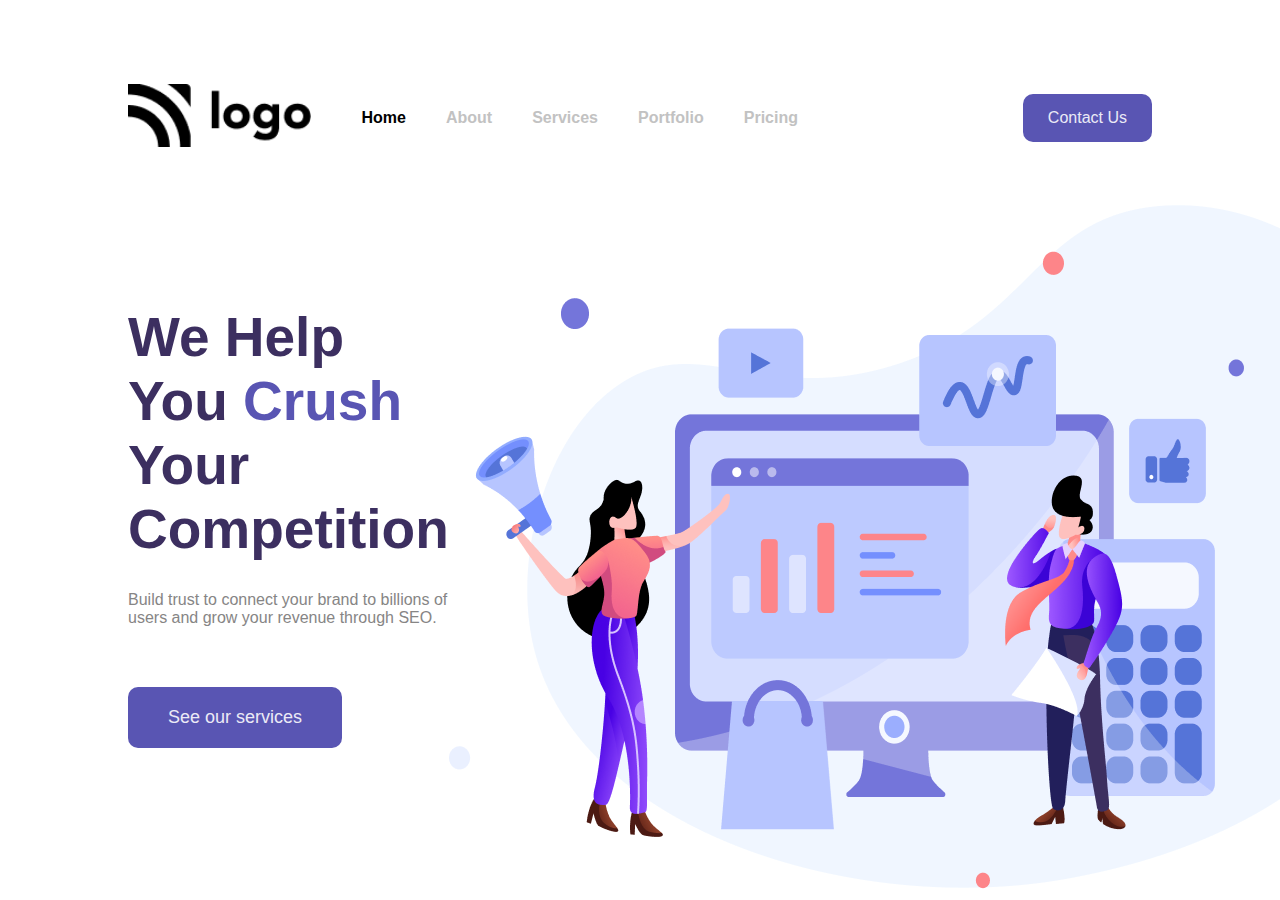
<file: Week 03/Project 01/index.html>
<!DOCTYPE html>
<html lang="en">
  <head>
    <meta charset="UTF-8" />
    <meta http-equiv="X-UA-Compatible" content="IE=edge" />
    <meta name="viewport" content="width=device-width, initial-scale=1.0" />
    <!-- stylesheet -->
    <link rel="stylesheet" href="style.css" />
    <!-- Font -->
    <link rel="preconnect" href="https://fonts.googleapis.com" />
    <link rel="preconnect" href="https://fonts.gstatic.com" crossorigin />
    <link
      href="https://fonts.googleapis.com/css2?family=Poppins:wght@200;300;400;500;600;700;800&display=swap"
      rel="stylesheet"
    />
    <title>SEO Master</title>
  </head>
  <body>
    <div class="container">
      <section aria-label="navbar">
        <nav class="navbar-container">
          <div>
            <img src="./assets/Logo.png" alt="brand-logo" />
          </div>
          <div class="grow-list">
            <ul class="list">
              <li class="list-item">Home</li>
              <li class="list-item">About</li>
              <li class="list-item">Services</li>
              <li class="list-item">Portfolio</li>
              <li class="list-item">Pricing</li>
            </ul>
          </div>
          <div class="button-group">
            <button class="nav-button">Contact Us</button>
          </div>
        </nav>
      </section>
      <!-- Banner -->
      <section aria-label="banner">
        <div class="banner-container">
          <!-- Left text -->
          <div>
            <h1 class="heading-text">
              We Help You <span>Crush</span> Your Competition
            </h1>
            <p class="description">
              Build trust to connect your brand to billions of users and grow your revenue through SEO.
            </p>
            <button class="nav-button btn">See our services</button>
          </div>
          <!-- Right Text -->
          <div>
            <img src="./assets/Header Illustration.png" alt="illustration" />
          </div>
        </div>
      </section>
    </div>
  </body>
</html>
</file>
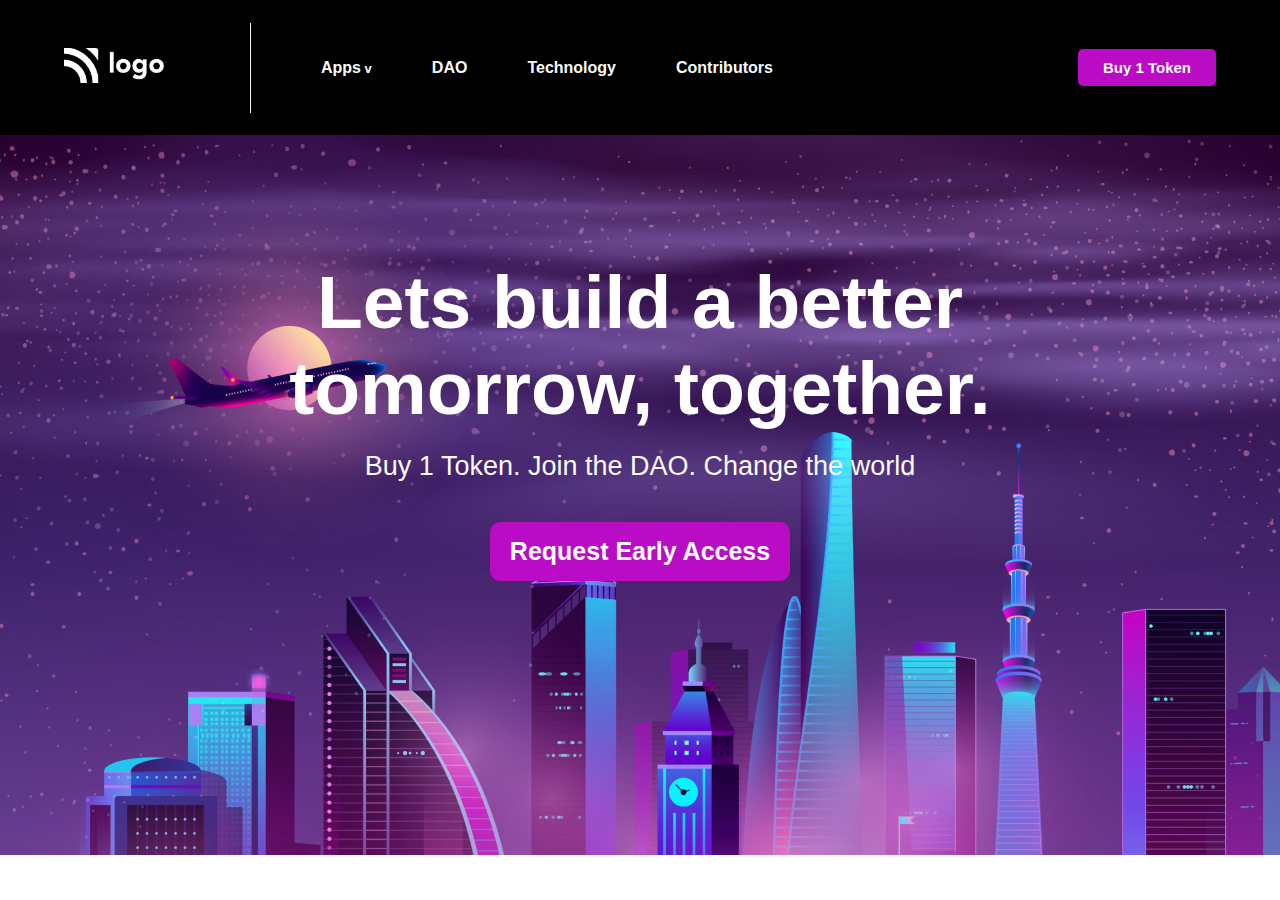
<file: Week 03/Project 02/index.html>
<!DOCTYPE html>
<html lang="en">
  <head>
    <meta charset="UTF-8" />
    <meta http-equiv="X-UA-Compatible" content="IE=edge" />
    <meta name="viewport" content="width=device-width, initial-scale=1.0" />
    <link rel="stylesheet" href="style.css" />
    <link rel="preconnect" href="https://fonts.googleapis.com" />
    <link rel="preconnect" href="https://fonts.gstatic.com" crossorigin />
    <link
      href="https://fonts.googleapis.com/css2?family=Poppins:wght@200;300;400;500;600;700;800&display=swap"
      rel="stylesheet"
    />
    <link rel="preconnect" href="https://fonts.googleapis.com" />
    <link rel="preconnect" href="https://fonts.gstatic.com" crossorigin />
    <link
      href="https://fonts.googleapis.com/css2?family=Montserrat:wght@600;700;800&display=swap"
      rel="stylesheet"
    />

    <title>Crypto Market</title>
  </head>
  <body>
    <div class="container">
      <section aria-label="navbar">
        <nav class="navbar">
          <div>
            <img src="./assets/white-logo.png" alt="logo" class="logo" />
          </div>
          <div class="line"></div>
          <div class="grow-list">
            <ul class="list">
              <li class="list-item">Apps</li>
              <li class="list-item">DAO</li>
              <li class="list-item">Technology</li>
              <li class="list-item">Token</li>
              <li class="list-item">Contributors</li>
            </ul>
          </div>
          <div>
            <button class="button-small">Buy 1 Token</button>
          </div>
        </nav>
      </section>
      <!-- Hero Section -->
      <section aria-label="hero">
        <div class="hero">
          <h1 class="hero-heading">Lets build a better tomorrow, together.</h1>
          <p class="hero-description">
            Buy 1 Token. Join the DAO. Change the world
          </p>
          <button class="button-large">Request Early Access</button>
        </div>
      </section>
    </div>
  </body>
</html>
</file>
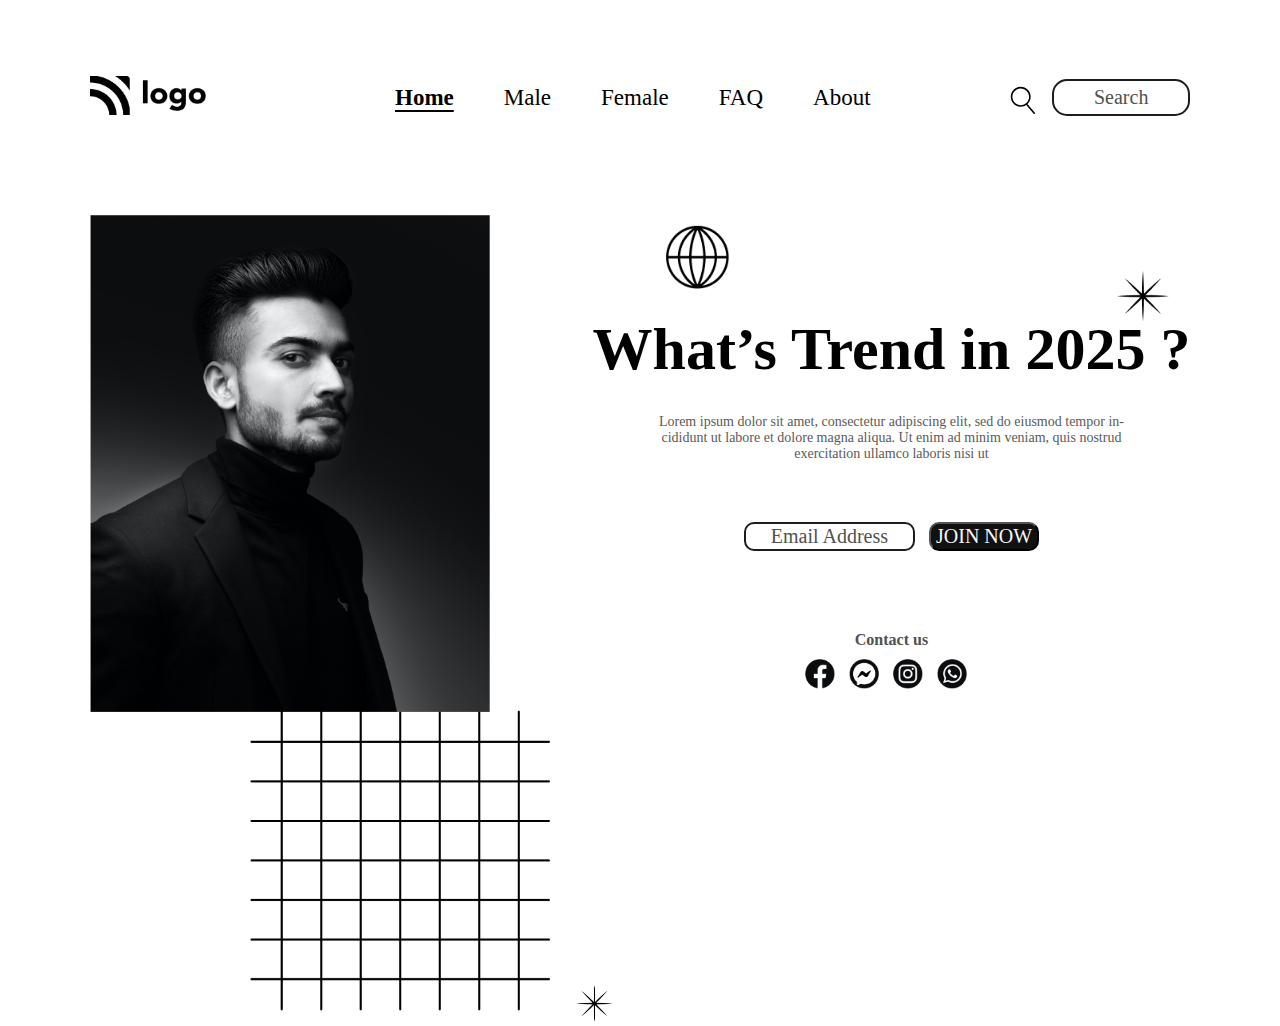
<file: Week 03/Project 03/index.html>
<!DOCTYPE html>
<html lang="en">
  <head>
    <meta charset="UTF-8" />
    <meta http-equiv="X-UA-Compatible" content="IE=edge" />
    <meta name="viewport" content="width=device-width, initial-scale=1.0" />
    <!-- CSS File -->
    <link rel="stylesheet" href="./style.css" />
    <!-- Font Orbiton -->
    <link rel="preconnect" href="https://fonts.googleapis.com" />
    <link rel="preconnect" href="https://fonts.gstatic.com" crossorigin />
    <link
      href="https://fonts.googleapis.com/css2?family=Orbitron:wght@400;500;600;700;800&display=swap"
      rel="stylesheet"
    />

    <!-- FONT Poppins -->
    <link rel="preconnect" href="https://fonts.googleapis.com" />
    <link rel="preconnect" href="https://fonts.gstatic.com" crossorigin />
    <link
      href="https://fonts.googleapis.com/css2?family=Poppins:wght@200;300;400;500;600;700&display=swap"
      rel="stylesheet"
    />
    <title>Fashion Hub</title>
  </head>

  <!-- FSJS 2.0 Project One -->
  <body>
    <div class="container">
      <!-- Navbar Section -->
      <section aria-label="navbar">
        <nav class="navbar-container">
          <div>
            <img src="./assets/Logo.png" alt="brand-logo" />
          </div>
          <div>
            <ul class="list">
              <li class="list-item">Home</li>
              <li class="list-item">Male</li>
              <li class="list-item">Female</li>
              <li class="list-item">FAQ</li>
              <li class="list-item">About</li>
            </ul>
          </div>
          <div class="button-group">
            <div class="search-icon">
              <svg
                width="32"
                height="35"
                viewBox="0 0 32 35"
                fill="none"
                xmlns="http://www.w3.org/2000/svg"
              >
                <path
                  d="M13.42 25.34C6.56004 25.34 0.97998 19.76 0.97998 12.9C0.97998 6.03999 6.56004 0.459991 13.42 0.459991C20.28 0.459991 25.86 6.03999 25.86 12.9C25.87 19.76 20.28 25.34 13.42 25.34ZM13.42 2.44999C7.66004 2.44999 2.97998 7.13999 2.97998 12.89C2.97998 18.64 7.66004 23.33 13.42 23.33C19.18 23.33 23.86 18.64 23.86 12.89C23.86 7.13999 19.18 2.44999 13.42 2.44999Z"
                  fill="black"
                />
                <path
                  d="M30.35 34.4C30.07 34.4 29.7899 34.28 29.5899 34.05L19.75 22.53C19.39 22.11 19.44 21.48 19.86 21.12C20.28 20.76 20.91 20.81 21.27 21.23L31.11 32.75C31.47 33.17 31.42 33.8 31 34.16C30.81 34.32 30.58 34.4 30.35 34.4Z"
                  fill="black"
                />
              </svg>
            </div>
            <div><button class="nav-button">Search</button></div>
          </div>
        </nav>
      </section>
      <!-- Hero Banner Section -->
      <section aria-label="banner">
        <div class="hero-container">
          <!-- --------------- -->
          <!-- Patterns -->
          <!-- ---------------- -->
          <span class="square">
            <img src="./assets/squares.png" alt="square-pattern" />
          </span>
          <!-- Star -->
          <span class="star">
            <img src="./assets/start.png" alt="start-pattern" />
          </span>
          <!-- Star -->
          <span class="star">
            <img src="./assets/start.png" alt="start-pattern" />
          </span>
          <!-- Globe -->
          <span class="globe">
            <img src="./assets/globe.png" alt="globe-pattern" />
          </span>
          <div>
            <img src="./assets/Image.png" alt="person-hero-iamge" />
          </div>
          <div class="hero-container-right">
            <h1 class="hero-heading">What’s Trend in 2025 ?</h1>
            <p class="hero-description">
              Lorem ipsum dolor sit amet, consectetur adipiscing elit, sed do
              eiusmod tempor in- cididunt ut labore et dolore magna aliqua. Ut
              enim ad minim veniam, quis nostrud exercitation ullamco laboris
              nisi ut
            </p>
            <div>
              <button class="button-email">Email Address</button>
              <button class="button-join">JOIN NOW</button>
            </div>
            <div>
              <h4 class="contact-heading">Contact us</h4>
              <div class="icons">
                <span>
                  <img src="./assets/Group.png" alt="facebook-icon" />
                </span>
                <span>
                  <img src="./assets/Group (1).png" alt="messenger-icon" />
                </span>
                <span>
                  <img src="./assets/Group (2).png" alt="instagram-icon" />
                </span>
                <span>
                  <img src="./assets/Group (3).png" alt="whatsapp-icon" />
                </span>
              </div>
            </div>
          </div>
        </div>
      </section>
    </div>
  </body>
</html>
</file>
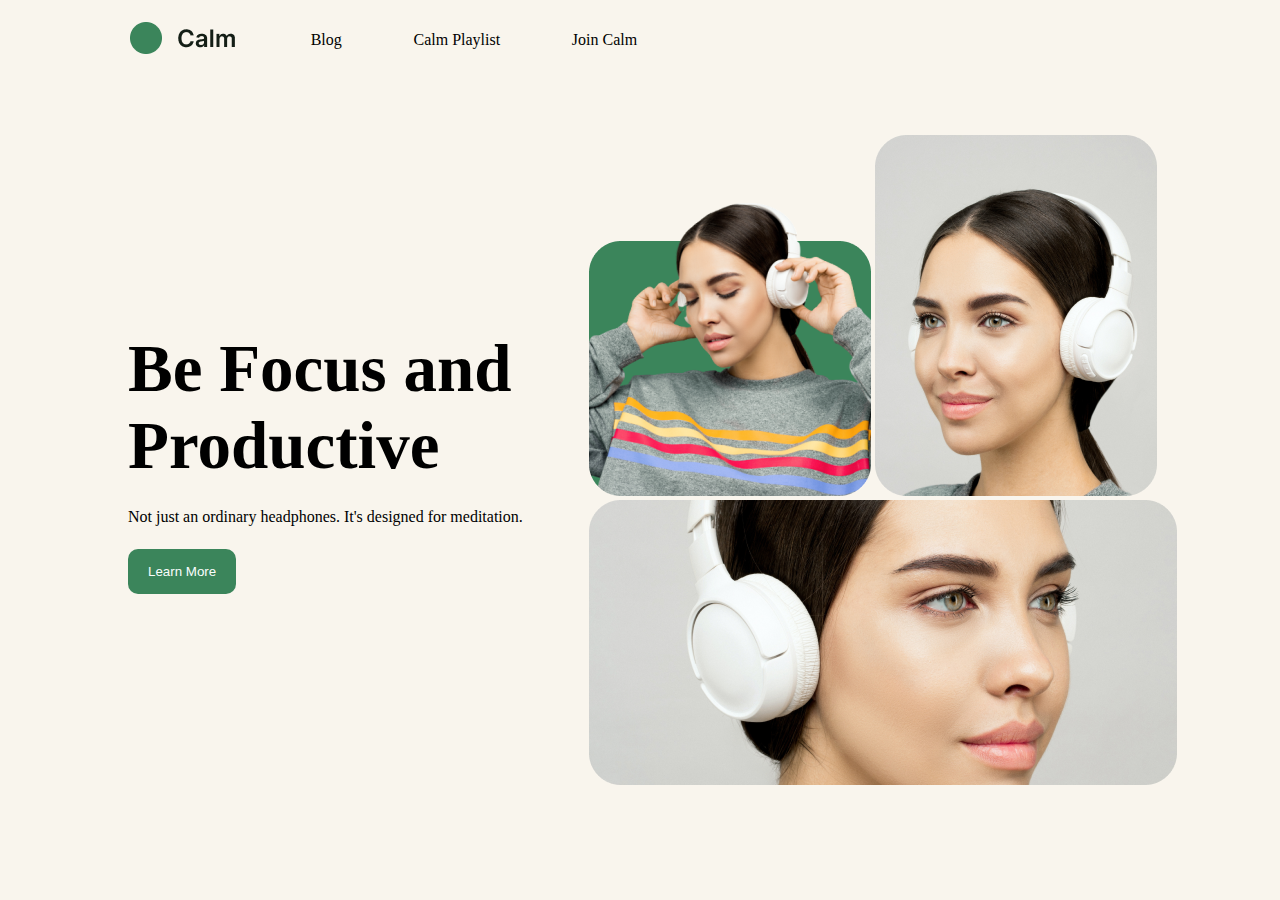
<file: Week 04/Project 1/index.html>
<!DOCTYPE html>
<html lang="en">
<head>
    <meta charset="UTF-8">
    <meta name="viewport" content="width=device-width, initial-scale=1.0">
    <title>Calm Website</title>

    <link rel="stylesheet" href="./style.css">

</head>

<body>
    <!-- Navabar -->
    <nav>
        <ul>
            <li> <img src="./images/logo.png" alt="Logo"> </li>
            <li>Blog</li>
            <li>Calm Playlist</li>
            <li>Join Calm</li>
        </ul>
    </nav>

    <!-- Main Section -->
    <main>
        <!-- Left Section -->
        <div class="leftmain">
            <h1>Be Focus and Productive</h1>
            <p>Not just an ordinary headphones. It's designed for meditation.</p>
            <button>Learn More</button>
        </div>

        <!-- Right Section -->
        <div class="rightmain">
            <!-- Upper Image -->
            <div>
                <img src="./images/img1.png" alt="img1">
                <img src="./images/img2.png" alt="img2">
            </div>

            <!-- Lower Image -->
            <div>
                <img src="./images/img3.png" alt="img3">
            </div>

        </div>
    </main>

</body>
</html>
</file>
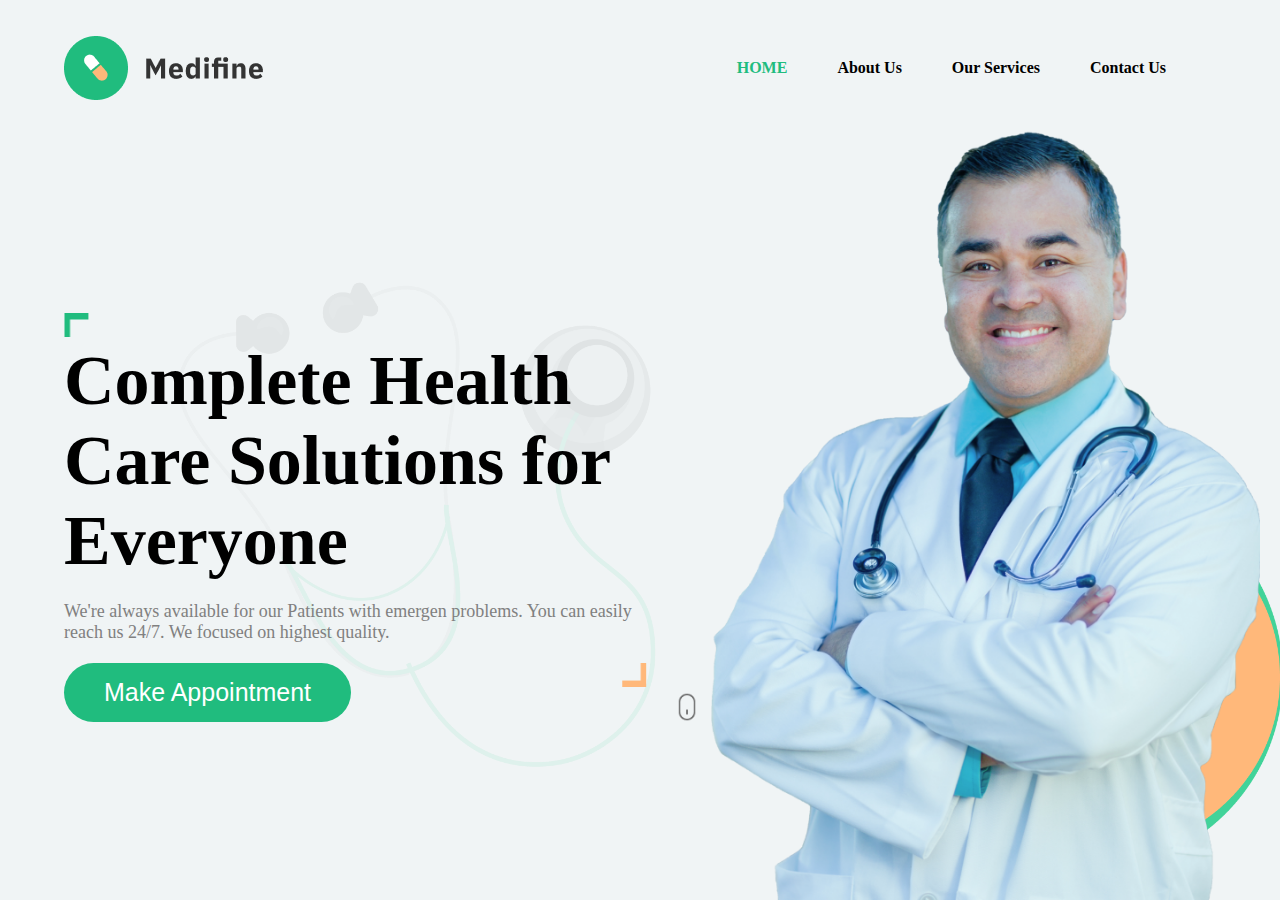
<file: Week 04/Project 2/index.html>
<!DOCTYPE html>
<html lang="en">
<head>
    <meta charset="UTF-8">
    <meta name="viewport" content="width=device-width, initial-scale=1.0">
    <title>Medifine</title>

    <link rel="stylesheet" href="./style.css">
</head>

<body>
    <!-- Navbar -->
    <nav>
        <img src="./images/logo.png" alt="logo">
        <ul>
            <li>HOME</li>
            <li>About Us</li>
            <li>Our Services</li>
            <li>Contact Us</li>
        </ul>
    </nav>

    <!-- Main Section -->
    <main>
        <!-- Left Section -->
        <div class="leftsection">
            <img class="topangle" src="./images/topAngle.png" alt="topAngle">
            <h1>Complete Health Care Solutions for Everyone</h1>
            <p>We're always available for our Patients with emergen problems. You can easily reach us 24/7. We focused on highest quality.</p>
            <img class="stethoscope" src="./images/stethoscope.png" alt="stethoscope">
            <button>Make Appointment</button>
            <img class="bottomangle" src="./images/bottomAngle.png" alt="bottomAngle">
            <img class="mouse" src="./images/mouse.png" alt="mouse">

        </div>

        <!-- Right Section -->
        <div class="rightsection">
            <img class="greenbox" src="./images/greenBox.png" alt="greenBox">
            <img class="yellowbox" src="./images/yellowBox.png" alt="yellowBox">
            <img class="doctor" src="./images/doctor.png" alt="doctor">

        </div>
    </main>
    
</body>
</html>
</file>
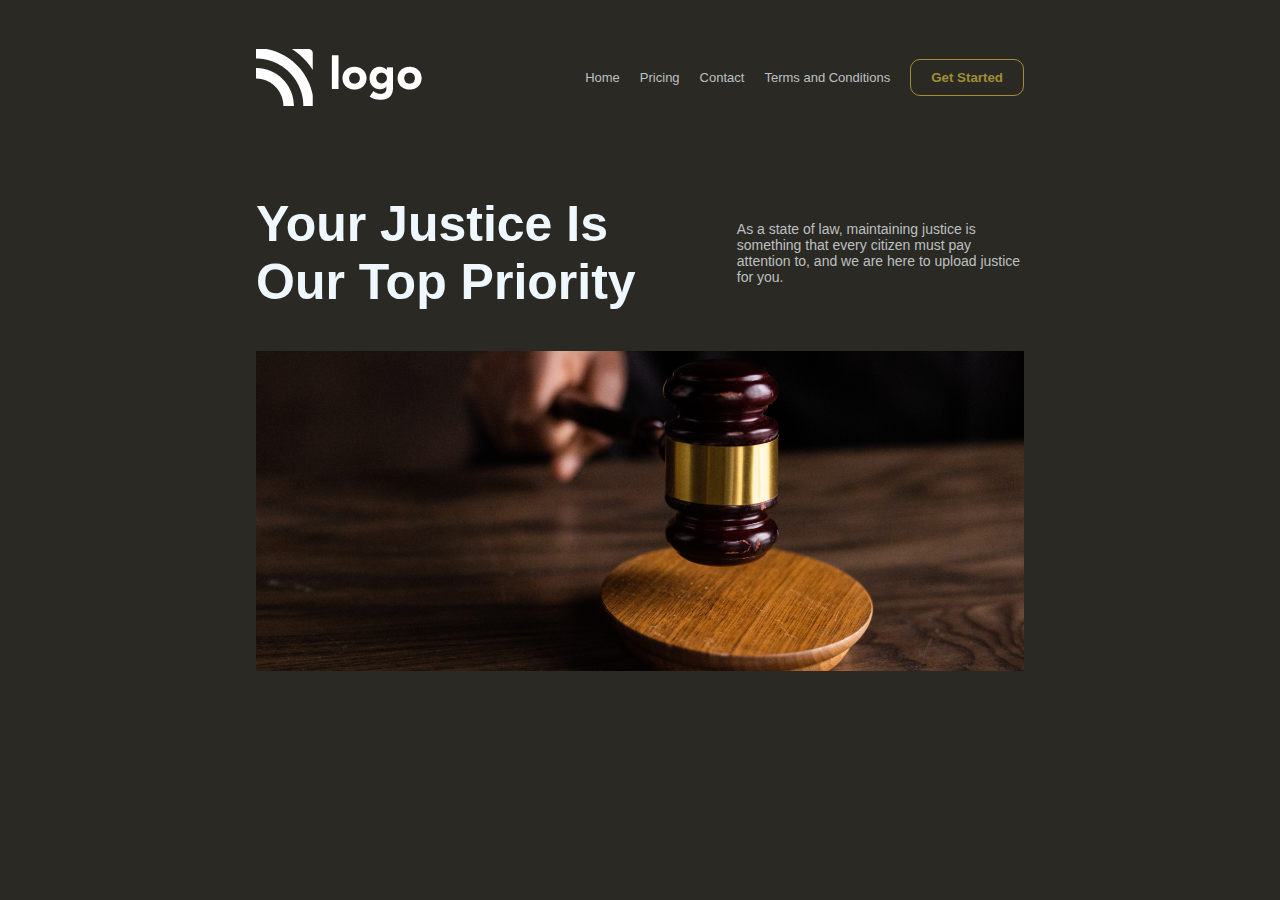
<file: Week 04/Project 3/index.html>
<!DOCTYPE html>
<html lang="en">
<head>
    <meta charset="UTF-8">
    <meta name="viewport" content="width=device-width, initial-scale=1.0">
    <title>Court Website</title>

    <link rel="stylesheet" href="./style.css">
</head>

<body>
    <!-- Navbar -->
    <nav>
        <img src="./assets/white-logo.png" alt="white-logo">
        <ul>
            <li>Home</li>
            <li>Pricing</li>
            <li>Contact</li>
            <li>Terms and Conditions</li>
            <li><button class="start-btn">Get Started</button></li>
        </ul>

    </nav>

    <!-- Main Section -->
    <main>
        <div class="upperSection">
            <h1>Your Justice Is Our Top Priority</h1>
            <p>As a state of law, maintaining justice is something that every citizen must pay attention to, and we are here to upload justice for you.</p>
        </div>

        <img class="banner" src="./assets/banner.png" alt="banner">
    </main>

</body>
</html>
</file>
<file: Week 03/Project 01/style.css>
/* You can not modify anything in the HTML */
/* You can only modify the CSS file */
* {
    margin: 0;
    padding: 0;
    font-family: sans-serif;
}

body {
    max-width: 1440px;
}

/* Nav Section */
nav {
    margin: 50px 10% 0 10%;
    height: 15vh;
    display: flex;
    align-items: center;
    column-gap: 50px;
}

nav img {
    height: 7vh;
}

.list {
    display: flex;
    column-gap: 40px;
}

.list-item {
    list-style: none;
    font-weight: bold;
}

.list li:nth-child(n+2) {
    color: #C2C2C2;
}

nav .button-group {
    margin-right: 10%;
    position: absolute;
    right: 0;
}

.nav-button {
    border: none;
    background-color: #5955B3;
    color: #EBEAF6;
    padding: 15px 25px;
    border-radius: 10px;
    font-size: 16px;

}

/* Banner Section */
.banner-container {
    margin: 20px 0 0 10%;
    display: flex;
    /* align-items: center; */
    justify-content: space-between;
}

.heading-text span {
    color: #5955B3;
}

.heading-text {
    color: #3C2F60;
    font-size: 55px;
    margin-top: 100px;
    margin-bottom: 30px;
}

.description {
    color: #868585;
    margin-bottom: 60px;
}

.btn {
    font-size: 18px;
    padding: 20px 40px;
}
</file>
<file: Week 03/Project 02/style.css>
/* You can not modify anything in the HTML */
/* You can only modify the CSS file */
* {
    margin: 0;
    padding: 0;
    font-family: sans-serif;
}

body {
    max-width: 1440px;
}

/* Nav Section */
nav {
    height: 15vh;
    display: flex;
    background-color: #000000;
    color: #FAFAFA;
    font-weight: 600;
    align-items: center;
    column-gap: 20px;
    padding: 0 5%;
}

.list :first-child::after {
    content: " v";
    font-size: 13px;
}

.line {
    height: 10vh;
    border-left: #FAFAFA 1px solid;
    margin-right: 50px;
}

.list {
    list-style: none;
    display: flex;
    column-gap: 60px;
}

.logo {
    width: 60%;
}

/* button div */
nav :nth-child(4) {
    position: absolute;
    margin-right: 5%;
    right: 0;
}

.button-small {
    background-color: #BA0CC5;
    color: #FAFAFA;
    font-weight: 600;
    font-size: 15px;
    padding: 10px 25px;
    border: none;
    border-radius: 5px;
}

/* Main Section */
.hero {
    background-image: url("./assets/bg.png");
    height: 720px;
    color: #FAFAFA;
    display: flex;
    flex-direction: column;
    justify-content: center;
    align-items: center;
}

.hero-heading {
    color: #FFFFFF;
    text-align: center;
    margin: -150px 20% 20px 20%;
    font-size: 75px;
}

.hero-description {
    font-size: 27px;
    text-align: center;
    margin-bottom: 40px;
}

.button-large {
    background-color: #BA0CC5;
    color: #FAFAFA;
    font-weight: 600;
    font-size: 25px;
    padding: 15px 20px;
    border: none;
    border-radius: 10px;
}
</file>
<file: Week 03/Project 03/style.css>
/* You can not modify anything from the HTML file */
/* You can only modify the CSS file */
* {
    margin: 0;
    padding: 0;
    font-family: 'Lucida Sans Unicode';
}

body {
    max-width: 1440px;
}

/* Nav Section */
nav {
    height: 15vh;
    margin: 30px 7% 0 7%;
    display: flex;
    align-items: center;
    justify-content: space-between;
}

nav img {
    width: 70%;
}

.list {
    list-style: none;
    display: flex;
    justify-content: space-between;
    column-gap: 50px;
}

.list :first-child {
    font-weight: 600;
    text-decoration: underline;
    text-underline-offset: 5px;
}

.list-item {
    font-weight: 500;
    font-size: 23px;
}

.button-group {
    display: flex;
    align-items: center;
    column-gap: 10px;
}

.search-icon svg {
    width: 80%;
    margin-top: 10px;
}

.nav-button {
    background-color: #ffffff;
    border: 2px #1D1D1D solid;
    color: #515151;
    padding: 5px 40px;
    border-radius: 15px;
    text-align: center;
    font-size: 20px;
    font-weight: 500;
}

/* Hero Section */
.hero-container {
    display: flex;
    margin: 50px 7% 0 7%;
    justify-content: space-between;
    column-gap: 50px;
}

.square, .star, .globe {
    position: absolute;
}

.square {
    z-index: -1;
    bottom: -115px;
    left: 250px;
}

.square > img {
    width: 300px;
}

/* man photo */
.hero-container > div > img {
    width: 400px;
}

.globe {
    left: 52%;
    top: 25%;
}

.globe img {
    width: 80%;
}

/* big star */
.hero-container :nth-child(2) {
    top: 30%;
    right: 7%;

}

.hero-container :nth-child(2)[class="star"] img {
    width: 70%;
}

/* small star */
.hero-container :nth-child(3) {
    left: 45%;
    bottom: -14%;
}

.hero-container :nth-child(3)[class="star"] img {
    width: 50%;
}

.hero-container-right {
    text-align: center;
    padding-top: 100px;
    display: flex;
    flex-direction: column;
    align-items: center;
}

.hero-heading {
    color: #000000;
    font-size: 60px;
    margin-bottom: 30px;
}

.hero-description {
    color: #5A5A5A;
    width: 500px;
    font-size: 14px;
    margin-bottom: 60px;
}

.button-email {
    background-color: #ffffff;
    border: 2px #1D1D1D solid;
    color: #515151;
    padding: 1px 25px;
    border-radius: 10px;
    text-align: center;
    font-size: 20px;
    font-weight: 500;
    margin-right: 10px;
}

.button-join {
    background-color: #111111;
    color: #F6F6F6;
    padding: 1px 5px;
    border-radius: 10px;
    text-align: center;
    font-size: 20px;
    font-weight: 500;
}

/* Contact us Section */
.contact-heading {
    margin-top: 80px;
    color: #515151;
}

.icons {
    margin-top: 10px;
}

.icons span {
    margin-right: 10px;
}

.icons span img {
    width: 30px;
}
</file>
<file: Week 04/Project 1/style.css>
* {
    margin: 0;
    padding: 0;
    box-sizing: border-box;
    background: #F9F5ED;
}

body {
    max-width: 1440px;
}

nav {
    padding: 20px 10%;
    height: 15vh;
}

nav ul {
    display: flex;
    align-items: center;
    gap: 7%;
}

nav ul li {
    list-style: none;
    /* margin-right: 5%; */
    font-weight: 500;
}

/* CSS for Hero Section */
main {
    display: flex;
    align-items: center;
    justify-content: center;
    margin-left: 10%;
}

.leftmain {
    width: 40%;
}

.rightmain {
    width: 60%;
}

.leftmain h1 {
    font-size: 67px;
}

.leftmain p {
    margin: 5% 0;
}

.leftmain button {
    padding: 15px 20px;
    border: none;
    background-color: #3b855b;
    border-radius: 10px;
    color: #fafdfd;
    font-weight: 500;
}
</file>
<file: Week 04/Project 2/style.css>
* {
    margin: 0;
    padding: 0;
    box-sizing: border-box;
}

body {
    max-width: 1440px;
    background-color: #f0f4f5;
    margin: auto;
    overflow: hidden;
}

nav {
    height: 15vh;
    display: flex;
    align-items: center;
    justify-content: space-between;
    padding: 0 5%;
}

nav ul {
    display: flex;
    align-items: center;
}

nav ul li {
    list-style: none;
    margin-right: 50px;
    font-weight: 600;
}

nav ul li:first-child {
    color: #20BC7E;
}

/* Css for main section */
main {
    display: flex;
    align-items: center;
    justify-content: center;
    height: 85vh;
}

main div {
    width: 50%;
}

.leftsection {
    margin-left: 5%;
    position: relative;
}

.topangle {
    width: 25px;
}

.leftsection h1 {
    font-size: 70px;
}

.leftsection p {
    color: #808080;
    font-size: 18px;
    margin: 20px 0;
}

.bottomangle {
    width: 25px;
    position: absolute;
    right: 25px;
}

.stethoscope {
    position: absolute;
    width: 90%;
    top: -60px;
    right: -25px;
    z-index: -1;
}

.mouse {
    position: absolute;
    right: -30px;
    bottom: 0;
    width: 30px;
}

.leftsection button {
    color: #ffffff;
    background-color: #20BC7E;
    padding: 15px 40px;
    border: none;
    border-radius: 40px;
    font-size: 25px;
}

/* Right Side */
.greenbox, .yellowbox {
    position: absolute;
    right: 0;
}

.greenbox {
    width: 30%;
    bottom: 30px;
}

.yellowbox {
    width: 27%;
    bottom: 50px;
}

.doctor {
    position: absolute;
    right: 20px;
    bottom: 0;
    height: 90%;
}
</file>
<file: Week 04/Project 3/style.css>
* {
    margin: 0;
    padding: 0;
    font-family: Verdana, Geneva, Tahoma, sans-serif;
}

body {
    background-color: #2B2923;
    max-width: 1440px;
}

/* Navbar */
nav {
    display: flex;
    height: 15vh;
    align-items: center;
    justify-content: space-between;
    margin: 10px 20% 0 20%;
}

nav ul {
    display: flex;
    align-items: center;
    justify-content: center;
    column-gap: 20px;
}

nav ul li {
    list-style: none;
    color: #bdc0c4;
    font-weight: 400;
    font-size: small;
}

.start-btn {
    background-color: #2B2923;
    padding: 10px 20px;
    font-weight: bold;
    border: #9F8F36 1px solid;
    border-radius: 10px;
    color: #9F8F36;
}

/* Main Section */
main {
    margin: 50px 20% 0 20%;
}

.upperSection {
    display: flex;
    margin-bottom: 40px;
    align-items: center;
    justify-content: space-between;
    column-gap: 50px;
}

main h1 {
    color: #f0f8ff;
    font-size: 50px;
    width: 60%;
}

main p {
    color: #bdc0c2;
    font-size: 14px;
    width: 40%;

}

.banner {
    width: 100%;
}
</file>
